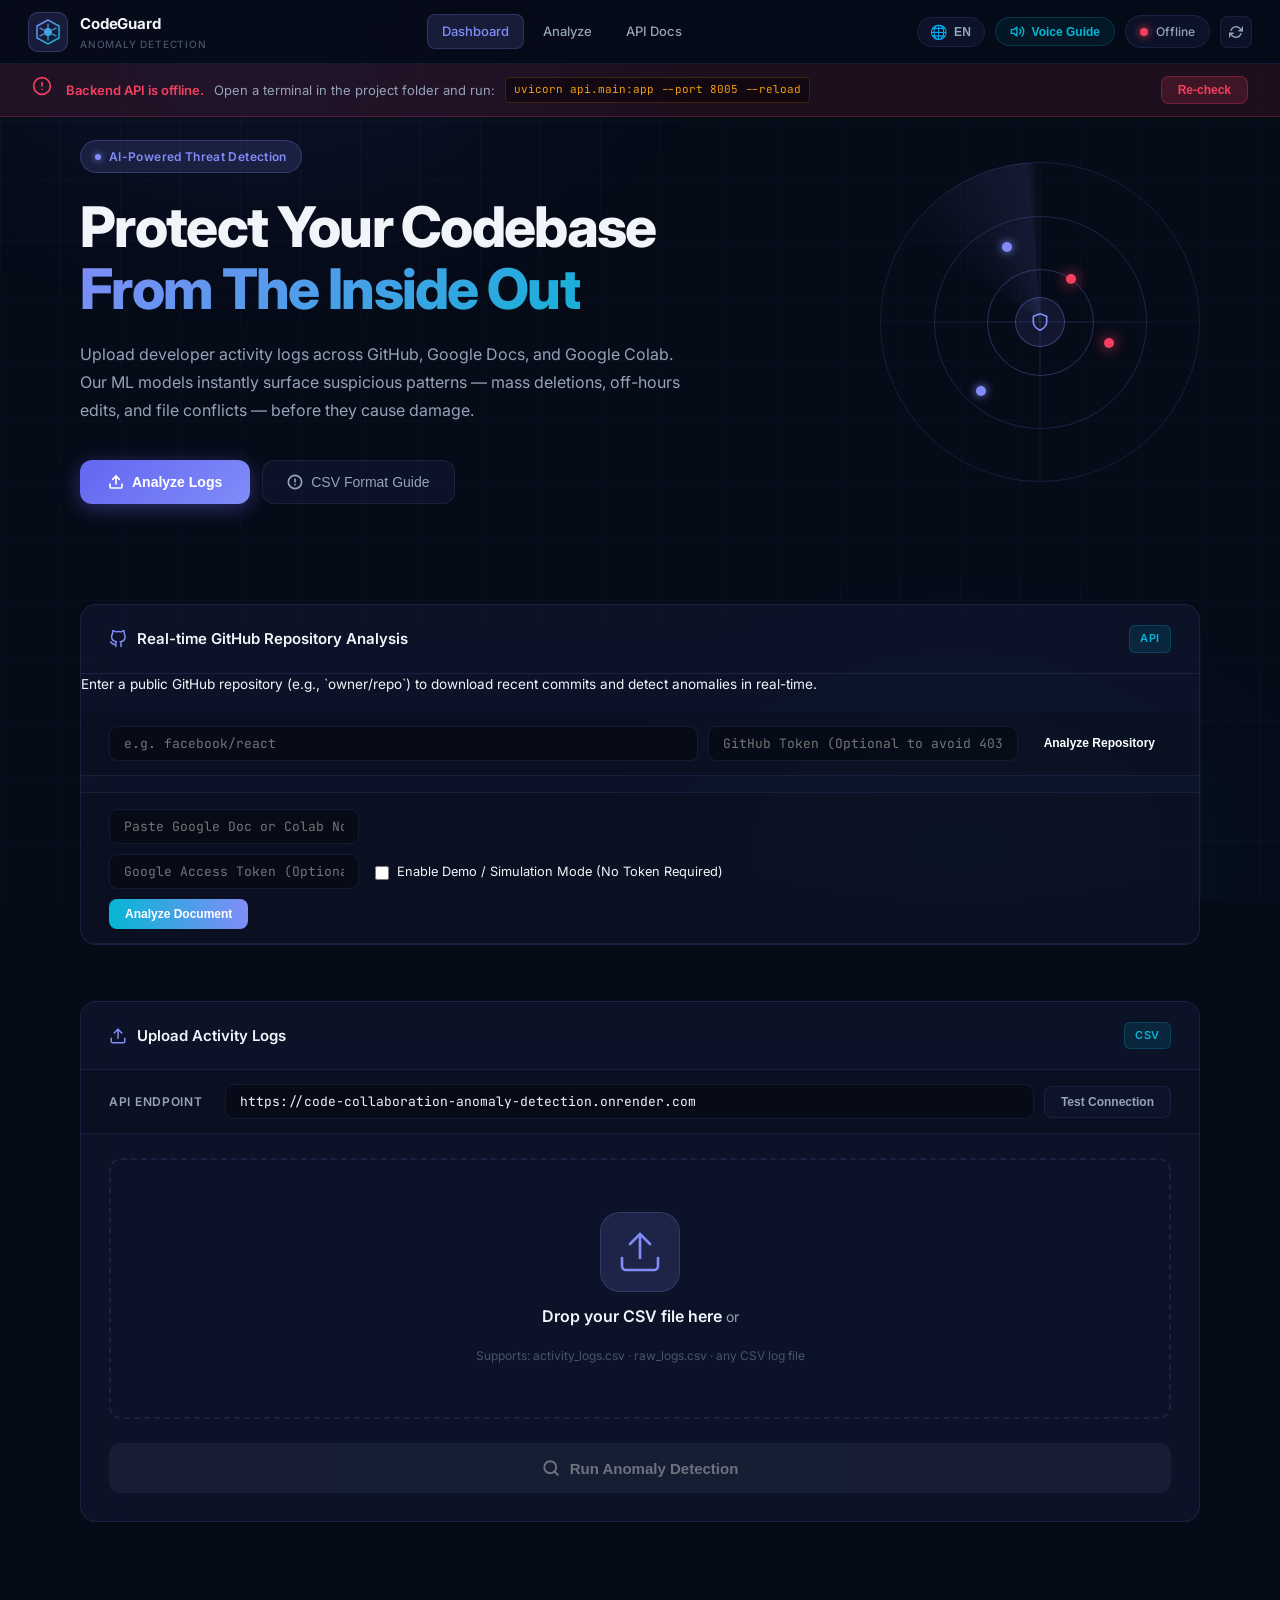
<file: frontend/index.html>
<!DOCTYPE html>
<html lang="en">
<head>
  <meta charset="UTF-8" />
  <meta name="viewport" content="width=device-width, initial-scale=1.0" />
  <title>CodeGuard — Anomaly Detection Platform</title>
  <meta name="description" content="Real-time code collaboration anomaly detection. Monitor developer activity, detect suspicious patterns, protect your codebase." />
  <link rel="preconnect" href="https://fonts.googleapis.com" />
  <link rel="preconnect" href="https://fonts.gstatic.com" crossorigin />
  <link href="https://fonts.googleapis.com/css2?family=Inter:wght@300;400;500;600;700;800&family=JetBrains+Mono:wght@400;500;600&display=swap" rel="stylesheet" />
  <link rel="stylesheet" href="style.css" />
</head>
<body>

  <div class="bg-canvas" id="bgCanvas"></div>

  <!-- ===== NAVBAR ===== -->
  <nav class="navbar" id="navbar">
    <div class="nav-brand">
      <div class="brand-icon">
        <svg width="28" height="28" viewBox="0 0 28 28" fill="none">
          <path d="M14 2L3 8v12l11 6 11-6V8L14 2z" stroke="url(#brandGrad)" stroke-width="1.5" fill="none"/>
          <circle cx="14" cy="14" r="4" fill="url(#brandGrad)"/>
          <path d="M14 6v4M14 18v4M6 10l3.5 2M18.5 16l3.5 2M6 18l3.5-2M18.5 12l3.5-2" stroke="url(#brandGrad)" stroke-width="1.2" stroke-linecap="round"/>
          <defs>
            <linearGradient id="brandGrad" x1="3" y1="2" x2="25" y2="26" gradientUnits="userSpaceOnUse">
              <stop stop-color="#818cf8"/><stop offset="1" stop-color="#06b6d4"/>
            </linearGradient>
          </defs>
        </svg>
      </div>
      <div class="brand-text">
        <span class="brand-name">CodeGuard</span>
        <span class="brand-sub" data-i18n="brandSub">Anomaly Detection</span>
      </div>
    </div>

    <div class="nav-center">
      <a href="#" class="nav-link active" id="navDashboard" data-i18n="navDashboard">Dashboard</a>
      <a href="#" class="nav-link" id="navAnalyze" data-i18n="navAnalyze">Analyze</a>
      <a href="#" class="nav-link" id="navDocs" data-i18n="navDocs">API Docs</a>
    </div>

    <div class="nav-right">
      <!-- Language Toggle -->
      <button class="lang-toggle" id="langToggle" title="Switch Language">
        <span class="lang-icon">🌐</span>
        <span id="langLabel">EN</span>
      </button>

      <!-- Voice Guide Button -->
      <button class="voice-btn" id="voiceBtn" title="Audio Guide">
        <svg id="voiceIcon" width="15" height="15" viewBox="0 0 24 24" fill="none" stroke="currentColor" stroke-width="2.2" stroke-linecap="round" stroke-linejoin="round">
          <polygon points="11 5 6 9 2 9 2 15 6 15 11 19 11 5"/>
          <path d="M19.07 4.93a10 10 0 0 1 0 14.14"/>
          <path d="M15.54 8.46a5 5 0 0 1 0 7.07"/>
        </svg>
        <span data-i18n="voiceGuide">Voice Guide</span>
      </button>

      <div class="health-badge" id="healthBadge">
        <span class="health-dot" id="healthDot"></span>
        <span class="health-label" id="healthLabel" data-i18n="checking">Checking...</span>
      </div>
      <button class="btn-refresh" id="btnRefreshHealth" title="Refresh health">
        <svg width="14" height="14" viewBox="0 0 24 24" fill="none" stroke="currentColor" stroke-width="2.5" stroke-linecap="round" stroke-linejoin="round">
          <polyline points="23 4 23 10 17 10"/><polyline points="1 20 1 14 7 14"/>
          <path d="M3.51 9a9 9 0 0 1 14.85-3.36L23 10M1 14l4.64 4.36A9 9 0 0 0 20.49 15"/>
        </svg>
      </button>

      <!-- Mobile Menu Toggle -->
      <button class="nav-toggle-btn" id="navToggleBtn" title="Toggle Navigation">
        <svg width="18" height="18" viewBox="0 0 24 24" fill="none" stroke="currentColor" stroke-width="2.5" stroke-linecap="round" stroke-linejoin="round">
          <line x1="3" y1="12" x2="21" y2="12"></line>
          <line x1="3" y1="6" x2="21" y2="6"></line>
          <line x1="3" y1="18" x2="21" y2="18"></line>
        </svg>
      </button>
    </div>
  </nav>

  <!-- ===== MOBILE NAV DRAWER ===== -->
  <div class="mobile-menu-drawer" id="mobileMenuDrawer">
    <div class="mobile-menu-inner">
      <div class="mobile-menu-header">
        <span class="mobile-menu-title">Navigation</span>
        <button class="mobile-menu-close" id="mobileMenuClose">✕</button>
      </div>
      <div class="mobile-menu-links">
        <a href="#" class="mobile-nav-link active" id="mobDashboard" data-i18n="navDashboard">Dashboard</a>
        <a href="#" class="mobile-nav-link" id="mobAnalyze" data-i18n="navAnalyze">Analyze</a>
        <a href="#" class="mobile-nav-link" id="mobDocs" data-i18n="navDocs">API Docs</a>
      </div>
    </div>
  </div>


  <!-- ===== BACKEND OFFLINE BANNER ===== -->
  <div class="offline-banner hidden" id="offlineBanner">
    <div class="offline-inner">
      <div class="offline-icon">
        <svg width="20" height="20" viewBox="0 0 24 24" fill="none" stroke="currentColor" stroke-width="2" stroke-linecap="round" stroke-linejoin="round">
          <circle cx="12" cy="12" r="10"/><line x1="12" y1="8" x2="12" y2="12"/><line x1="12" y1="16" x2="12.01" y2="16"/>
        </svg>
      </div>
      <div class="offline-text">
        <strong data-i18n="offlineTitle">Backend API is offline.</strong>
        <span data-i18n="offlineDesc">Open a terminal in the project folder and run:</span>
        <code>uvicorn api.main:app --port 8005 --reload</code>
      </div>
      <button class="btn-recheck" id="btnRecheck" data-i18n="recheck">Re-check</button>
    </div>
  </div>

  <!-- ===== HERO ===== -->
  <section class="hero" id="heroSection">
    <div class="hero-content">
      <div class="hero-badge">
        <span class="pulse-dot"></span>
        <span data-i18n="heroBadge">AI-Powered Threat Detection</span>
      </div>
      <h1 class="hero-title">
        <span data-i18n="heroLine1">Protect Your Codebase</span><br/>
        <span class="gradient-text" data-i18n="heroLine2">From The Inside Out</span>
      </h1>
      <p class="hero-desc" data-i18n="heroDesc">
        Upload developer activity logs and our ML models instantly surface suspicious patterns —
        mass deletions, off-hours commits, and file conflicts — before they cause damage.
      </p>
      <div class="hero-actions">
        <button class="btn-primary" id="heroAnalyzeBtn">
          <svg width="16" height="16" viewBox="0 0 24 24" fill="none" stroke="currentColor" stroke-width="2.5" stroke-linecap="round" stroke-linejoin="round"><path d="M21 15v4a2 2 0 0 1-2 2H5a2 2 0 0 1-2-2v-4"/><polyline points="17 8 12 3 7 8"/><line x1="12" y1="3" x2="12" y2="15"/></svg>
          <span data-i18n="heroAnalyzeBtn">Analyze Logs</span>
        </button>
        <button class="btn-ghost" id="heroLearnBtn">
          <svg width="16" height="16" viewBox="0 0 24 24" fill="none" stroke="currentColor" stroke-width="2.5" stroke-linecap="round" stroke-linejoin="round"><circle cx="12" cy="12" r="10"/><line x1="12" y1="8" x2="12" y2="12"/><line x1="12" y1="16" x2="12.01" y2="16"/></svg>
          <span data-i18n="heroLearnBtn">CSV Format Guide</span>
        </button>
      </div>
    </div>
    <div class="hero-visual">
      <div class="threat-radar">
        <div class="radar-ring r1"></div>
        <div class="radar-ring r2"></div>
        <div class="radar-ring r3"></div>
        <div class="radar-sweep"></div>
        <div class="radar-blip b1"></div>
        <div class="radar-blip b2 critical"></div>
        <div class="radar-blip b3"></div>
        <div class="radar-blip b4 critical"></div>
        <div class="radar-center">
          <svg width="20" height="20" viewBox="0 0 24 24" fill="none" stroke="#818cf8" stroke-width="2" stroke-linecap="round" stroke-linejoin="round"><path d="M12 22s8-4 8-10V5l-8-3-8 3v7c0 6 8 10 8 10z"/></svg>
        </div>
      </div>
    </div>
  </section>

  <!-- ===== MAIN CONTENT ===== -->
  <main class="main-content">

    <!-- Stats Row -->
    <div class="stats-row hidden" id="statsRow">
      <div class="stat-card">
        <div class="stat-icon blue">
          <svg width="20" height="20" viewBox="0 0 24 24" fill="none" stroke="currentColor" stroke-width="2" stroke-linecap="round" stroke-linejoin="round"><line x1="8" y1="6" x2="21" y2="6"/><line x1="8" y1="12" x2="21" y2="12"/><line x1="8" y1="18" x2="21" y2="18"/><line x1="3" y1="6" x2="3.01" y2="6"/><line x1="3" y1="12" x2="3.01" y2="12"/><line x1="3" y1="18" x2="3.01" y2="18"/></svg>
        </div>
        <div class="stat-info">
          <span class="stat-value" id="svTotal">0</span>
          <span class="stat-label" data-i18n="statTotal">Logs Processed</span>
        </div>
      </div>
      <div class="stat-card">
        <div class="stat-icon purple">
          <svg width="20" height="20" viewBox="0 0 24 24" fill="none" stroke="currentColor" stroke-width="2" stroke-linecap="round" stroke-linejoin="round"><path d="M10.29 3.86L1.82 18a2 2 0 0 0 1.71 3h16.94a2 2 0 0 0 1.71-3L13.71 3.86a2 2 0 0 0-3.42 0z"/><line x1="12" y1="9" x2="12" y2="13"/><line x1="12" y1="17" x2="12.01" y2="17"/></svg>
        </div>
        <div class="stat-info">
          <span class="stat-value" id="svAnomalies">0</span>
          <span class="stat-label" data-i18n="statAnomalies">Anomalies Found</span>
        </div>
      </div>
      <div class="stat-card">
        <div class="stat-icon red">
          <svg width="20" height="20" viewBox="0 0 24 24" fill="none" stroke="currentColor" stroke-width="2" stroke-linecap="round" stroke-linejoin="round"><circle cx="12" cy="12" r="10"/><line x1="12" y1="8" x2="12" y2="12"/><line x1="12" y1="16" x2="12.01" y2="16"/></svg>
        </div>
        <div class="stat-info">
          <span class="stat-value" id="svCritical">0</span>
          <span class="stat-label" data-i18n="statCritical">Critical Alerts</span>
        </div>
      </div>
      <div class="stat-card">
        <div class="stat-icon amber">
          <svg width="20" height="20" viewBox="0 0 24 24" fill="none" stroke="currentColor" stroke-width="2" stroke-linecap="round" stroke-linejoin="round"><path d="M12 22s8-4 8-10V5l-8-3-8 3v7c0 6 8 10 8 10z"/></svg>
        </div>
        <div class="stat-info">
          <span class="stat-value" id="svWarning">0</span>
          <span class="stat-label" data-i18n="statWarning">Warnings</span>
        </div>
      </div>
      <div class="stat-card">
        <div class="stat-icon green">
          <svg width="20" height="20" viewBox="0 0 24 24" fill="none" stroke="currentColor" stroke-width="2" stroke-linecap="round" stroke-linejoin="round"><polyline points="20 6 9 17 4 12"/></svg>
        </div>
        <div class="stat-info">
          <span class="stat-value" id="svClean">0</span>
          <span class="stat-label" data-i18n="statClean">Clean Logs</span>
        </div>
      </div>
    </div>
    <!-- GitHub Repo Panel -->
    <div class="upload-panel" id="githubPanel" style="margin-bottom: 2rem;">
      <div class="panel-header">
        <div class="panel-title">
          <svg width="18" height="18" viewBox="0 0 24 24" fill="none" stroke="currentColor" stroke-width="2" stroke-linecap="round" stroke-linejoin="round">
            <path d="M9 19c-5 1.5-5-2.5-7-3m14 6v-3.87a3.37 3.37 0 0 0-.94-2.61c3.14-.35 6.44-1.54 6.44-7A5.44 5.44 0 0 0 20 4.77 5.07 5.07 0 0 0 19.91 1S18.73.65 16 2.48a13.38 13.38 0 0 0-7 0C6.27.65 5.09 1 5.09 1A5.07 5.07 0 0 0 5 4.77a5.44 5.44 0 0 0-1.5 3.78c0 5.42 3.3 6.61 6.44 7A3.37 3.37 0 0 0 9 18.13V22"></path>
          </svg>
          <span data-i18n="githubTitle">Real-time GitHub Repository Analysis</span>
        </div>
        <div class="panel-badge">API</div>
      </div>
      <p style="color: var(--text-secondary); font-size: 0.85rem; margin-bottom: 1rem;">
        Enter a public GitHub repository (e.g., `owner/repo`) to download recent commits and detect anomalies in real-time.
      </p>
      <div class="config-row" style="margin-bottom: 0;">
        <div class="config-input-wrap" style="width: 100%; gap: 10px; flex-wrap: wrap;">
          <input type="text" id="githubRepoName" class="config-input" value="" placeholder="e.g. facebook/react" style="flex: 2; min-width: 200px;" />
          <input type="password" id="githubToken" class="config-input" placeholder="GitHub Token (Optional to avoid 403)" style="flex: 1; min-width: 180px;" />
          <button class="btn-test" id="btnAnalyzeGithub" style="background: linear-gradient(to right, var(--accent-blue), var(--accent-purple)); border: none; color: white; flex-shrink: 0;">Analyze Repository</button>
        </div>
      </div>
      <div class="config-row" style="margin-bottom: 0; border-top: 1px solid var(--border); padding-top: 1rem; margin-top: 1rem;">
        <div class="config-input-wrap" style="width: 100%; gap: 10px; flex-wrap: wrap;">
          <input type="text" id="googleDocUrl" class="config-input" placeholder="Paste Google Doc or Colab Notebook Link (e.g., https://docs.google.com/document/d/...)" style="flex: 2; min-width: 250px;" />
          <input type="password" id="googleToken" class="config-input" placeholder="Google Access Token (Optional)" style="flex: 1; min-width: 180px;" />
          <button class="btn-test" id="btnAnalyzeGoogleDoc" style="background: linear-gradient(to right, var(--cyan), var(--primary)); border: none; color: white; flex-shrink: 0;">Analyze Document</button>
        </div>
        <div style="margin-top: 0.5rem; display: flex; align-items: center; gap: 8px; width: 100%;">
          <input type="checkbox" id="googleDocDemoMode" style="cursor: pointer; width: 14px; height: 14px;" />
          <label for="googleDocDemoMode" style="font-size: 0.8rem; color: var(--text-secondary); cursor: pointer; user-select: none;">Enable Demo / Simulation Mode (No Token Required)</label>
        </div>
      </div>
    </div>

    <!-- Upload Panel -->
    <div class="upload-panel" id="uploadPanel">
      <div class="panel-header">
        <div class="panel-title">
          <svg width="18" height="18" viewBox="0 0 24 24" fill="none" stroke="currentColor" stroke-width="2" stroke-linecap="round" stroke-linejoin="round"><path d="M21 15v4a2 2 0 0 1-2 2H5a2 2 0 0 1-2-2v-4"/><polyline points="17 8 12 3 7 8"/><line x1="12" y1="3" x2="12" y2="15"/></svg>
          <span data-i18n="uploadTitle">Upload Activity Logs</span>
        </div>
        <div class="panel-badge">CSV</div>
      </div>

      <div class="config-row">
        <label class="config-label" for="apiEndpoint" data-i18n="configLabel">API Endpoint</label>
        <div class="config-input-wrap">
          <input type="text" id="apiEndpoint" class="config-input" value="https://code-collaboration-anomaly-detection.onrender.com" placeholder="https://code-collaboration-anomaly-detection.onrender.com" />
          <button class="btn-test" id="btnTestEndpoint" data-i18n="testConn">Test Connection</button>
        </div>
      </div>

      <div class="drop-zone" id="dropZone">
        <div class="drop-zone-inner">
          <div class="drop-icon" id="dropIcon">
            <svg width="48" height="48" viewBox="0 0 24 24" fill="none" stroke="currentColor" stroke-width="1.3" stroke-linecap="round" stroke-linejoin="round"><path d="M21 15v4a2 2 0 0 1-2 2H5a2 2 0 0 1-2-2v-4"/><polyline points="17 8 12 3 7 8"/><line x1="12" y1="3" x2="12" y2="15"/></svg>
          </div>
          <div class="drop-text">
            <span class="drop-main" data-i18n="dropMain">Drop your CSV file here</span>
            <span class="drop-sub" data-i18n="dropSub">or <label for="fileInput" class="drop-browse" data-i18n="dropBrowse">browse to upload</label></span>
          </div>
          <div class="drop-hint" data-i18n="dropHint">Supports: activity_logs.csv · raw_logs.csv · any CSV log file</div>
        </div>
        <input type="file" id="fileInput" accept=".csv" style="display:none;" />
      </div>

      <div class="file-info hidden" id="fileInfo">
        <div class="file-icon-wrap">
          <svg width="24" height="24" viewBox="0 0 24 24" fill="none" stroke="#818cf8" stroke-width="2" stroke-linecap="round" stroke-linejoin="round"><path d="M14 2H6a2 2 0 0 0-2 2v16a2 2 0 0 0 2 2h12a2 2 0 0 0 2-2V8z"/><polyline points="14 2 14 8 20 8"/></svg>
        </div>
        <div class="file-meta">
          <span class="file-name" id="fileName">–</span>
          <span class="file-size" id="fileSize">–</span>
        </div>
        <button class="file-remove" id="btnRemoveFile" title="Remove file">
          <svg width="14" height="14" viewBox="0 0 24 24" fill="none" stroke="currentColor" stroke-width="2.5" stroke-linecap="round" stroke-linejoin="round"><line x1="18" y1="6" x2="6" y2="18"/><line x1="6" y1="6" x2="18" y2="18"/></svg>
        </button>
      </div>

      <button class="btn-analyze" id="btnAnalyze" disabled>
        <span class="btn-analyze-inner" id="btnAnalyzeInner">
          <svg width="18" height="18" viewBox="0 0 24 24" fill="none" stroke="currentColor" stroke-width="2.5" stroke-linecap="round" stroke-linejoin="round"><circle cx="11" cy="11" r="8"/><line x1="21" y1="21" x2="16.65" y2="16.65"/></svg>
          <span data-i18n="analyzeBtn">Run Anomaly Detection</span>
        </span>
        <span class="btn-analyze-loading hidden" id="btnAnalyzeLoading">
          <span class="spinner"></span>
          <span data-i18n="analyzing">Analyzing...</span>
        </span>
      </button>
    </div>

    <!-- Results Panel -->
    <div class="results-panel hidden" id="resultsPanel">
      <div class="panel-header results-header" style="flex-wrap: wrap; gap: 1rem; height: auto; padding: 1.5rem;">
        <div class="panel-title">
          <svg width="18" height="18" viewBox="0 0 24 24" fill="none" stroke="currentColor" stroke-width="2" stroke-linecap="round" stroke-linejoin="round"><path d="M10.29 3.86L1.82 18a2 2 0 0 0 1.71 3h16.94a2 2 0 0 0 1.71-3L13.71 3.86a2 2 0 0 0-3.42 0z"/><line x1="12" y1="9" x2="12" y2="13"/><line x1="12" y1="17" x2="12.01" y2="17"/></svg>
          <span data-i18n="reportTitle">Anomaly Report</span>
        </div>
        <div class="results-actions" style="flex-wrap: wrap; gap: 0.75rem; justify-content: flex-start; width: 100%;">
          <div class="filter-tabs" id="filterTabs">
            <button class="filter-tab active" data-filter="all" data-i18n="filterAll">All</button>
            <button class="filter-tab" data-filter="Critical" data-i18n="filterCritical">Critical</button>
            <button class="filter-tab" data-filter="Warning" data-i18n="filterWarning">Warning</button>
          </div>
          <div class="filter-tabs" id="platformFilterTabs">
            <button class="filter-tab active" data-platform="all">All Platforms</button>
            <button class="filter-tab" data-platform="GitHub">GitHub</button>
            <button class="filter-tab" data-platform="Google Docs">Google Docs</button>
            <button class="filter-tab" data-platform="Google Colab">Google Colab</button>
          </div>
          <button class="btn-export" id="btnExport" style="margin-left: auto;">
            <svg width="14" height="14" viewBox="0 0 24 24" fill="none" stroke="currentColor" stroke-width="2.5" stroke-linecap="round" stroke-linejoin="round"><path d="M21 15v4a2 2 0 0 1-2 2H5a2 2 0 0 1-2-2v-4"/><polyline points="7 10 12 15 17 10"/><line x1="12" y1="15" x2="12" y2="3"/></svg>
            <span data-i18n="exportBtn">Export JSON</span>
          </button>
        </div>
      </div>
      <div class="empty-results hidden" id="emptyResults">
        <div class="empty-icon">
          <svg width="56" height="56" viewBox="0 0 24 24" fill="none" stroke="currentColor" stroke-width="1.2" stroke-linecap="round" stroke-linejoin="round"><polyline points="20 6 9 17 4 12"/></svg>
        </div>
        <h3 data-i18n="allClear">All Clear!</h3>
        <p data-i18n="noneFound">No anomalies detected in the uploaded logs.</p>
      </div>
      <div class="results-list" id="resultsList"></div>
      <div class="results-footer" id="resultsFooter">
        <span class="results-count" id="resultsCount"></span>
        <div class="pagination" id="pagination"></div>
      </div>
    </div>

    <!-- Timeline Panel -->
    <div class="timeline-panel hidden" id="timelinePanel">
      <div class="panel-header">
        <div class="panel-title">
          <svg width="18" height="18" viewBox="0 0 24 24" fill="none" stroke="currentColor" stroke-width="2" stroke-linecap="round" stroke-linejoin="round"><circle cx="12" cy="12" r="10"/><polyline points="12 6 12 12 16 14"/></svg>
          <span data-i18n="timelineTitle">Anomaly Timeline</span>
        </div>
      </div>
      <div class="timeline" id="timeline"></div>
    </div>

  </main>

  <!-- ===== VOICE GUIDE PANEL ===== -->
  <div class="voice-panel hidden" id="voicePanel">
    <div class="voice-panel-header">
      <div class="voice-panel-title">
        <svg width="16" height="16" viewBox="0 0 24 24" fill="none" stroke="currentColor" stroke-width="2" stroke-linecap="round" stroke-linejoin="round"><polygon points="11 5 6 9 2 9 2 15 6 15 11 19 11 5"/><path d="M19.07 4.93a10 10 0 0 1 0 14.14"/><path d="M15.54 8.46a5 5 0 0 1 0 7.07"/></svg>
        <span data-i18n="audioGuideTitle">Audio Guide</span>
      </div>
      <button class="voice-panel-close" id="voicePanelClose">✕</button>
    </div>
    <div class="voice-panel-body">
      <p class="voice-script" id="voiceScript"></p>
      <div class="voice-controls">
        <button class="btn-play" id="btnPlay">
          <svg id="playIcon" width="16" height="16" viewBox="0 0 24 24" fill="currentColor"><polygon points="5 3 19 12 5 21 5 3"/></svg>
          <span id="playLabel" data-i18n="play">Play</span>
        </button>
        <button class="btn-stop" id="btnStop">
          <svg width="16" height="16" viewBox="0 0 24 24" fill="currentColor"><rect x="3" y="3" width="18" height="18" rx="2"/></svg>
          <span data-i18n="stop">Stop</span>
        </button>
        <div class="voice-speed">
          <label data-i18n="speed">Speed</label>
          <select id="voiceSpeed">
            <option value="0.7" data-i18n="slow">Slow</option>
            <option value="1" selected data-i18n="normal">Normal</option>
            <option value="1.3" data-i18n="fast">Fast</option>
          </select>
        </div>
      </div>
    </div>
  </div>

  <!-- ===== TOAST ===== -->
  <div class="toast-container" id="toastContainer"></div>

  <!-- ===== MODAL (CSV format) ===== -->
  <div class="modal-overlay hidden" id="modalOverlay">
    <div class="modal">
      <button class="modal-close" id="modalClose">
        <svg width="16" height="16" viewBox="0 0 24 24" fill="none" stroke="currentColor" stroke-width="2.5" stroke-linecap="round" stroke-linejoin="round"><line x1="18" y1="6" x2="6" y2="18"/><line x1="6" y1="6" x2="18" y2="18"/></svg>
      </button>
      <h2 class="modal-title" data-i18n="modalTitle">Expected CSV Format</h2>
      <p class="modal-desc" data-i18n="modalDesc">Your CSV file should have the following columns:</p>
      <div class="csv-schema">
        <div class="schema-row header">
          <span data-i18n="colColumn">Column</span><span data-i18n="colType">Type</span><span data-i18n="colDesc">Description</span>
        </div>
        <div class="schema-row"><span class="col-name">timestamp</span><span class="col-type">datetime</span><span data-i18n="schemaTimestamp">ISO datetime of the activity</span></div>
        <div class="schema-row"><span class="col-name">developer_id</span><span class="col-type">integer</span><span data-i18n="schemaDev">Unique ID of the developer</span></div>
        <div class="schema-row"><span class="col-name">file_id</span><span class="col-type">integer</span><span data-i18n="schemaFile">Unique ID of the file touched</span></div>
        <div class="schema-row"><span class="col-name">action_type</span><span class="col-type">string</span><span data-i18n="schemaAction">MODIFY / CREATE / DELETE</span></div>
        <div class="schema-row"><span class="col-name">lines_added</span><span class="col-type">integer</span><span data-i18n="schemaAdded">Number of lines added</span></div>
        <div class="schema-row"><span class="col-name">lines_deleted</span><span class="col-type">integer</span><span data-i18n="schemaDeleted">Number of lines deleted</span></div>
      </div>
      <div class="modal-tip">
        <svg width="14" height="14" viewBox="0 0 24 24" fill="none" stroke="currentColor" stroke-width="2" stroke-linecap="round" stroke-linejoin="round"><circle cx="12" cy="12" r="10"/><line x1="12" y1="8" x2="12" y2="12"/><line x1="12" y1="16" x2="12.01" y2="16"/></svg>
        <span data-i18n="modalTip">Run <code>data_simulator.py</code> then <code>export_to_csv()</code> to generate a sample file.</span>
      </div>
    </div>
  </div>

  <script src="app.js"></script>
</body>
</html>
</file>
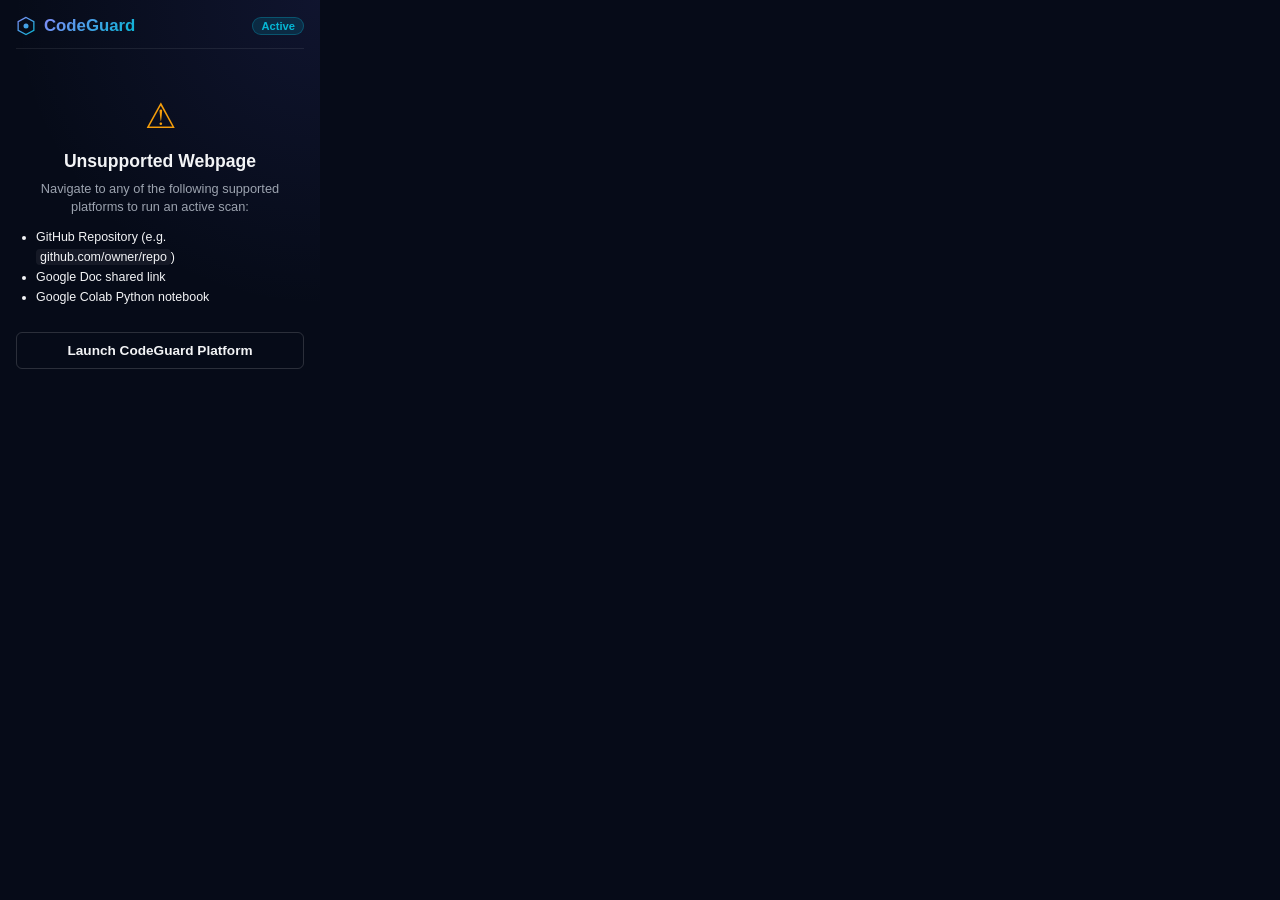
<file: chrome-extension/popup.html>
<!DOCTYPE html>
<html lang="en">
<head>
  <meta charset="UTF-8">
  <meta name="viewport" content="width=device-width, initial-scale=1.0">
  <title>CodeGuard Scanner</title>
  <link rel="stylesheet" href="popup.css">
</head>
<body>
  <div class="extension-container">
    <!-- ===== HEADER ===== -->
    <header class="header">
      <div class="logo">
        <svg width="20" height="20" viewBox="0 0 28 28" fill="none">
          <path d="M14 2L3 8v12l11 6 11-6V8L14 2z" stroke="url(#logoGrad)" stroke-width="1.8" fill="none"/>
          <circle cx="14" cy="14" r="3.5" fill="url(#logoGrad)"/>
          <defs>
            <linearGradient id="logoGrad" x1="3" y1="2" x2="25" y2="26" gradientUnits="userSpaceOnUse">
              <stop stop-color="#818cf8"/><stop offset="1" stop-color="#06b6d4"/>
            </linearGradient>
          </defs>
        </svg>
        <span class="logo-text">CodeGuard</span>
      </div>
      <div class="status-badge" id="statusBadge">Active</div>
    </header>

    <!-- ===== LOADING SCREEN ===== -->
    <div class="view-panel" id="viewLoading">
      <div class="scanner-wrap">
        <div class="scanner-circle"></div>
        <div class="scanner-line"></div>
      </div>
      <h3 class="loading-title">Analyzing Active Tab...</h3>
      <p class="loading-desc">Inspecting code files and changes for security leaks or suspicious command scripts.</p>
    </div>

    <!-- ===== RESULTS SCREEN ===== -->
    <div class="view-panel hidden" id="viewResults">
      <div class="results-stats">
        <div class="stat-bubble critical">
          <span class="bubble-num" id="statCrit">0</span>
          <span class="bubble-label">Critical</span>
        </div>
        <div class="stat-bubble warning">
          <span class="bubble-num" id="statWarn">0</span>
          <span class="bubble-label">Warning</span>
        </div>
      </div>

      <div class="all-clear hidden" id="allClear">
        <div class="clear-icon">✓</div>
        <h3>No Threats Found!</h3>
        <p>This document is clean of API keys, credential exposures, and shell exploits.</p>
      </div>

      <div class="anomalies-list" id="anomaliesList">
        <!-- Rendered dynamically -->
      </div>

      <button class="btn-primary" id="btnDashboard">Open Main Dashboard</button>
    </div>

    <!-- ===== FALLBACK SCREEN ===== -->
    <div class="view-panel hidden" id="viewFallback">
      <div class="fallback-icon">⚠</div>
      <h3 class="fallback-title">Unsupported Webpage</h3>
      <p class="fallback-desc">Navigate to any of the following supported platforms to run an active scan:</p>
      <ul class="fallback-list">
        <li>GitHub Repository (e.g. <code>github.com/owner/repo</code>)</li>
        <li>Google Doc shared link</li>
        <li>Google Colab Python notebook</li>
      </ul>
      <button class="btn-ghost" id="btnOpenDashboardFallback">Launch CodeGuard Platform</button>
    </div>
  </div>
  <script src="popup.js"></script>
</body>
</html>
</file>
<file: frontend/style.css>
/* ============================================================
   CodeGuard — style.css  (Bilingual + Voice Edition)
   ============================================================ */

*, *::before, *::after { box-sizing: border-box; margin: 0; padding: 0; }

:root {
  --bg-deep:     #060b18;
  --bg-mid:      #0c1428;
  --bg-card:     rgba(16, 24, 48, 0.7);
  --bg-card-hov: rgba(22, 34, 66, 0.85);
  --border:      rgba(129, 140, 248, 0.12);
  --border-hov:  rgba(129, 140, 248, 0.30);
  --primary:     #818cf8;
  --primary-dim: rgba(129, 140, 248, 0.15);
  --cyan:        #06b6d4;
  --cyan-dim:    rgba(6, 182, 212, 0.12);
  --red:         #f43f5e;
  --red-dim:     rgba(244, 63, 94, 0.15);
  --amber:       #f59e0b;
  --amber-dim:   rgba(245, 158, 11, 0.15);
  --green:       #10b981;
  --green-dim:   rgba(16, 185, 129, 0.12);
  --text-hi:     #f1f5f9;
  --text-md:     #94a3b8;
  --text-lo:     #475569;
  --radius-sm:   8px;
  --radius-md:   12px;
  --radius-lg:   16px;
  --radius-xl:   24px;
  --shadow-card: 0 4px 24px rgba(0,0,0,0.5);
  --transition:  all 0.2s cubic-bezier(0.4, 0, 0.2, 1);
}

html { scroll-behavior: smooth; overflow-x: hidden; }
body {
  font-family: 'Inter', system-ui, sans-serif;
  background: var(--bg-deep);
  color: var(--text-hi);
  min-height: 100vh;
  overflow-x: hidden;
  line-height: 1.6;
}

/* ── Background ── */
.bg-canvas {
  position: fixed; inset: 0; z-index: 0; pointer-events: none; overflow: hidden;
}
.bg-canvas::before {
  content: ''; position: absolute; top: -40%; left: -20%; width: 80%; height: 80%;
  background: radial-gradient(ellipse, rgba(99,102,241,0.08) 0%, transparent 65%);
  animation: driftA 18s ease-in-out infinite alternate;
}
.bg-canvas::after {
  content: ''; position: absolute; bottom: -30%; right: -10%; width: 70%; height: 70%;
  background: radial-gradient(ellipse, rgba(6,182,212,0.06) 0%, transparent 65%);
  animation: driftB 22s ease-in-out infinite alternate;
}
.grid-overlay {
  position: absolute; inset: 0;
  background-image: linear-gradient(rgba(129,140,248,0.03) 1px,transparent 1px),
                    linear-gradient(90deg,rgba(129,140,248,0.03) 1px,transparent 1px);
  background-size: 60px 60px;
}
@keyframes driftA { from{transform:translate(0,0) scale(1)} to{transform:translate(8%,5%) scale(1.1)} }
@keyframes driftB { from{transform:translate(0,0) scale(1)} to{transform:translate(-6%,-4%) scale(1.08)} }

/* ── Navbar ── */
.navbar {
  position: fixed; top: 0; left: 0; right: 0; z-index: 100;
  height: 64px; display: flex; align-items: center; justify-content: space-between;
  padding: 0 28px;
  background: rgba(6,11,24,0.88);
  backdrop-filter: blur(20px);
  border-bottom: 1px solid var(--border);
  transition: var(--transition);
}
.nav-brand { display: flex; align-items: center; gap: 12px; }
.brand-icon {
  width: 40px; height: 40px; display: flex; align-items: center; justify-content: center;
  background: var(--primary-dim); border: 1px solid rgba(129,140,248,0.25); border-radius: 10px;
}
.brand-text { display: flex; flex-direction: column; }
.brand-name { font-size: 15px; font-weight: 700; letter-spacing: -0.01em; }
.brand-sub  { font-size: 10px; font-weight: 500; color: var(--text-lo); letter-spacing: 0.08em; text-transform: uppercase; }

.nav-center { display: flex; align-items: center; gap: 4px; }
.nav-link {
  padding: 6px 14px; border-radius: 8px; font-size: 13px; font-weight: 500;
  color: var(--text-md); text-decoration: none; cursor: pointer;
  border: 1px solid transparent; transition: var(--transition);
}
.nav-link:hover { color: var(--text-hi); background: var(--primary-dim); border-color: var(--border-hov); }
.nav-link.active { color: var(--primary); background: var(--primary-dim); border-color: rgba(129,140,248,0.2); }

.nav-right { display: flex; align-items: center; gap: 10px; }

/* Language Toggle */
.lang-toggle {
  display: flex; align-items: center; gap: 6px;
  padding: 6px 12px; border-radius: 20px;
  background: var(--bg-card); border: 1px solid var(--border);
  color: var(--text-md); font-size: 12px; font-weight: 700;
  cursor: pointer; transition: var(--transition);
  letter-spacing: 0.04em;
}
.lang-toggle:hover { color: var(--primary); border-color: rgba(129,140,248,0.35); background: var(--primary-dim); }
.lang-icon { font-size: 14px; }

/* Voice Button */
.voice-btn {
  display: flex; align-items: center; gap: 7px;
  padding: 6px 14px; border-radius: 20px;
  background: rgba(6,182,212,0.08); border: 1px solid rgba(6,182,212,0.2);
  color: var(--cyan); font-size: 12px; font-weight: 600;
  cursor: pointer; transition: var(--transition);
}
.voice-btn:hover { background: rgba(6,182,212,0.18); box-shadow: 0 0 18px rgba(6,182,212,0.2); }
.voice-btn.speaking { animation: voicePulse 1s ease infinite; }
@keyframes voicePulse {
  0%,100% { box-shadow: 0 0 8px rgba(6,182,212,0.3); }
  50%      { box-shadow: 0 0 22px rgba(6,182,212,0.6); }
}

/* Health badge */
.health-badge {
  display: flex; align-items: center; gap: 8px;
  padding: 6px 14px; border-radius: 20px;
  background: var(--bg-card); border: 1px solid var(--border);
  font-size: 12px; font-weight: 500; color: var(--text-md);
}
.health-dot { width: 8px; height: 8px; border-radius: 50%; background: var(--text-lo); transition: var(--transition); }
.health-dot.online  { background: var(--green); box-shadow: 0 0 8px var(--green); animation: pulseDot 2s ease infinite; }
.health-dot.offline { background: var(--red);   box-shadow: 0 0 8px var(--red); }
.health-dot.warning { background: var(--amber);  box-shadow: 0 0 8px var(--amber); }
@keyframes pulseDot { 0%,100%{box-shadow:0 0 6px var(--green)} 50%{box-shadow:0 0 14px var(--green)} }
.btn-refresh {
  width: 32px; height: 32px; display: flex; align-items: center; justify-content: center;
  border-radius: 8px; background: var(--bg-card); border: 1px solid var(--border);
  color: var(--text-md); cursor: pointer; transition: var(--transition);
}
.btn-refresh:hover { color: var(--primary); border-color: var(--border-hov); background: var(--primary-dim); }

/* ── Offline Banner ── */
.offline-banner {
  position: fixed; top: 64px; left: 0; right: 0; z-index: 90;
  background: rgba(244,63,94,0.1);
  border-bottom: 1px solid rgba(244,63,94,0.25);
  padding: 12px 32px;
  backdrop-filter: blur(12px);
  animation: slideDown 0.4s ease;
}
@keyframes slideDown { from{transform:translateY(-100%);opacity:0} to{transform:translateY(0);opacity:1} }
.offline-inner {
  display: flex; align-items: center; gap: 14px;
  max-width: 1400px; margin: 0 auto; flex-wrap: wrap;
}
.offline-icon { color: var(--red); flex-shrink: 0; }
.offline-text { flex: 1; font-size: 13px; color: var(--text-md); display: flex; align-items: center; gap: 10px; flex-wrap: wrap; }
.offline-text strong { color: var(--red); font-weight: 600; }
.offline-text code {
  font-family: 'JetBrains Mono', monospace; font-size: 11px;
  background: rgba(0,0,0,0.4); padding: 3px 8px; border-radius: 5px;
  color: var(--amber); border: 1px solid rgba(245,158,11,0.2);
}
.btn-recheck {
  padding: 6px 16px; border-radius: 8px; font-size: 12px; font-weight: 600;
  background: var(--red-dim); border: 1px solid rgba(244,63,94,0.3); color: var(--red);
  cursor: pointer; transition: var(--transition); white-space: nowrap; flex-shrink: 0;
}
.btn-recheck:hover { background: rgba(244,63,94,0.25); }

/* ── Hero ── */
.hero {
  position: relative; z-index: 1;
  padding: 140px 80px 80px;
  display: flex; align-items: center; justify-content: space-between;
  gap: 60px; max-width: 1400px; margin: 0 auto;
}
.hero-content { flex: 1; max-width: 600px; }
.hero-badge {
  display: inline-flex; align-items: center; gap: 8px;
  padding: 6px 14px; border-radius: 20px;
  background: var(--primary-dim); border: 1px solid rgba(129,140,248,0.25);
  font-size: 12px; font-weight: 600; color: var(--primary);
  letter-spacing: 0.03em; margin-bottom: 24px;
}
.pulse-dot {
  width: 6px; height: 6px; border-radius: 50%; background: var(--primary);
  animation: pulseDot2 1.5s ease infinite; box-shadow: 0 0 6px var(--primary);
}
@keyframes pulseDot2 { 0%,100%{opacity:1} 50%{opacity:0.4} }
.hero-title {
  font-size: clamp(34px, 5vw, 56px); font-weight: 800;
  line-height: 1.1; letter-spacing: -0.03em; margin-bottom: 20px;
}
.gradient-text {
  background: linear-gradient(135deg, #818cf8 0%, #06b6d4 60%, #818cf8 100%);
  background-size: 200% auto;
  -webkit-background-clip: text; -webkit-text-fill-color: transparent;
  background-clip: text; animation: shimmer 4s linear infinite;
}
@keyframes shimmer { to{background-position:200% center} }
.hero-desc { font-size: 16px; line-height: 1.75; color: var(--text-md); margin-bottom: 36px; }
.hero-actions { display: flex; gap: 12px; flex-wrap: wrap; }
.btn-primary {
  display: inline-flex; align-items: center; gap: 8px; padding: 13px 28px;
  border-radius: 12px; background: linear-gradient(135deg,#6366f1,#818cf8);
  border: none; color: #fff; font-size: 14px; font-weight: 600;
  cursor: pointer; transition: var(--transition); box-shadow: 0 4px 20px rgba(99,102,241,0.4);
}
.btn-primary:hover { transform: translateY(-2px); box-shadow: 0 8px 28px rgba(99,102,241,0.55); }
.btn-ghost {
  display: inline-flex; align-items: center; gap: 8px; padding: 13px 24px;
  border-radius: 12px; background: var(--bg-card); border: 1px solid var(--border);
  color: var(--text-md); font-size: 14px; font-weight: 500; cursor: pointer; transition: var(--transition);
}
.btn-ghost:hover { color: var(--text-hi); border-color: var(--border-hov); transform: translateY(-2px); }

/* Radar */
.hero-visual { flex-shrink: 0; display: flex; align-items: center; justify-content: center; }
.threat-radar { position: relative; width: 320px; height: 320px; display: flex; align-items: center; justify-content: center; }
.radar-ring { position: absolute; border-radius: 50%; border: 1px solid rgba(129,140,248,0.15); }
.r1 { width:320px; height:320px; }
.r2 { width:213px; height:213px; border-color:rgba(129,140,248,0.2); }
.r3 { width:107px; height:107px; border-color:rgba(129,140,248,0.3); }
.radar-ring::before { content:''; position:absolute; top:50%; left:0; width:100%; height:1px; background:rgba(129,140,248,0.07); transform:translateY(-50%); }
.radar-ring::after  { content:''; position:absolute; left:50%; top:0; height:100%; width:1px; background:rgba(129,140,248,0.07); transform:translateX(-50%); }
.radar-sweep { position:absolute; width:320px; height:320px; border-radius:50%; background:conic-gradient(transparent 300deg,rgba(129,140,248,0.12) 355deg,transparent 360deg); animation:sweep 3s linear infinite; }
@keyframes sweep { to{transform:rotate(360deg)} }
.radar-blip { position:absolute; width:10px; height:10px; border-radius:50%; background:var(--primary); box-shadow:0 0 10px var(--primary); animation:blipPulse 2s ease infinite; }
.radar-blip.critical { background:var(--red); box-shadow:0 0 14px var(--red); animation-duration:1.2s; }
.b1{top:25%;left:38%} .b2{top:55%;left:70%} .b3{top:70%;left:30%} .b4{top:35%;left:58%}
@keyframes blipPulse { 0%,100%{transform:scale(1);opacity:1} 50%{transform:scale(1.6);opacity:0.5} }
.radar-center { position:relative; z-index:2; width:50px; height:50px; border-radius:50%; background:rgba(129,140,248,0.1); border:1px solid rgba(129,140,248,0.35); display:flex; align-items:center; justify-content:center; }

/* ── Main Content ── */
.main-content {
  position: relative; z-index: 1;
  max-width: 1400px; margin: 0 auto;
  padding: 20px 80px 80px;
  display: flex; flex-direction: column; gap: 24px;
}

/* Stats */
.stats-row { display: grid; grid-template-columns: repeat(5,1fr); gap: 16px; }
.stat-card {
  display: flex; align-items: center; gap: 14px; padding: 20px 22px;
  background: var(--bg-card); border: 1px solid var(--border);
  border-radius: var(--radius-md); backdrop-filter: blur(16px);
  transition: var(--transition); animation: slideUp 0.5s ease both;
}
.stat-card:hover { border-color: var(--border-hov); transform: translateY(-2px); }
.stat-icon { width:42px; height:42px; display:flex; align-items:center; justify-content:center; border-radius:10px; flex-shrink:0; }
.stat-icon.blue   { background:var(--cyan-dim);    color:var(--cyan);    border:1px solid rgba(6,182,212,0.2); }
.stat-icon.purple { background:var(--primary-dim); color:var(--primary); border:1px solid rgba(129,140,248,0.2); }
.stat-icon.red    { background:var(--red-dim);     color:var(--red);     border:1px solid rgba(244,63,94,0.2); }
.stat-icon.amber  { background:var(--amber-dim);   color:var(--amber);   border:1px solid rgba(245,158,11,0.2); }
.stat-icon.green  { background:var(--green-dim);   color:var(--green);   border:1px solid rgba(16,185,129,0.2); }
.stat-info { display:flex; flex-direction:column; }
.stat-value { font-size:26px; font-weight:700; letter-spacing:-0.02em; line-height:1; font-family:'JetBrains Mono',monospace; }
.stat-label { font-size:11px; color:var(--text-lo); font-weight:500; text-transform:uppercase; letter-spacing:0.06em; margin-top:4px; }

/* Panels */
.upload-panel, .results-panel, .timeline-panel {
  background: var(--bg-card); border: 1px solid var(--border);
  border-radius: var(--radius-lg); backdrop-filter: blur(20px); overflow: hidden;
}
.panel-header {
  display:flex; align-items:center; justify-content:space-between;
  padding: 20px 28px; border-bottom: 1px solid var(--border);
}
.panel-title { display:flex; align-items:center; gap:10px; font-size:15px; font-weight:600; }
.panel-title svg { color: var(--primary); }
.panel-badge { padding:4px 10px; border-radius:6px; background:var(--cyan-dim); border:1px solid rgba(6,182,212,0.2); color:var(--cyan); font-size:11px; font-weight:600; text-transform:uppercase; letter-spacing:0.05em; }

/* Config row */
.config-row { display:flex; align-items:center; gap:16px; padding:14px 28px; border-bottom:1px solid var(--border); background:rgba(0,0,0,0.15); }
.config-label { font-size:12px; font-weight:600; color:var(--text-md); white-space:nowrap; text-transform:uppercase; letter-spacing:0.06em; min-width:100px; }
.config-input-wrap { display:flex; align-items:center; gap:10px; flex:1; }
.config-input {
  flex:1; padding:8px 14px; background:rgba(0,0,0,0.3);
  border:1px solid var(--border); border-radius:8px; color:var(--text-hi);
  font-size:13px; font-family:'JetBrains Mono',monospace; transition:var(--transition);
}
.config-input:focus { outline:none; border-color:var(--primary); box-shadow:0 0 0 3px rgba(129,140,248,0.1); }
.btn-test { padding:8px 16px; border-radius:8px; background:var(--bg-card); border:1px solid var(--border); color:var(--text-md); font-size:12px; font-weight:600; cursor:pointer; transition:var(--transition); white-space:nowrap; }
.btn-test:hover { color:var(--cyan); border-color:rgba(6,182,212,0.4); background:var(--cyan-dim); }

/* Drop Zone */
.drop-zone {
  margin:24px 28px; border:2px dashed var(--border); border-radius:var(--radius-md);
  padding:52px 32px; text-align:center; cursor:pointer; transition:var(--transition); position:relative;
}
.drop-zone:hover, .drop-zone.drag-over { border-color:var(--primary); background:var(--primary-dim); }
.drop-zone-inner { display:flex; flex-direction:column; align-items:center; gap:12px; pointer-events:none; }
.drop-icon { width:80px; height:80px; display:flex; align-items:center; justify-content:center; background:var(--primary-dim); border:1px solid rgba(129,140,248,0.2); border-radius:20px; color:var(--primary); transition:var(--transition); }
.drop-zone:hover .drop-icon { transform:translateY(-4px); box-shadow:0 0 20px rgba(129,140,248,0.25); }
.drop-main { font-size:16px; font-weight:600; }
.drop-sub  { font-size:14px; color:var(--text-md); }
.drop-browse { color:var(--primary); cursor:pointer; text-decoration:underline; text-underline-offset:3px; pointer-events:all; font-weight:600; }
.drop-hint { font-size:12px; color:var(--text-lo); margin-top:4px; }

/* File Info */
.file-info {
  display:flex; align-items:center; gap:14px; margin:-8px 28px 16px;
  padding:14px 18px; background:rgba(16,185,129,0.06); border:1px solid rgba(16,185,129,0.18); border-radius:8px;
  animation:slideUp 0.3s ease;
}
.file-meta { display:flex; flex-direction:column; flex:1; }
.file-name { font-size:13px; font-weight:600; font-family:'JetBrains Mono',monospace; }
.file-size { font-size:11px; color:var(--text-md); margin-top:2px; }
.file-remove { width:28px; height:28px; display:flex; align-items:center; justify-content:center; border-radius:6px; background:transparent; border:1px solid transparent; color:var(--text-lo); cursor:pointer; transition:var(--transition); }
.file-remove:hover { color:var(--red); border-color:rgba(244,63,94,0.3); background:var(--red-dim); }

/* Analyze Button */
.btn-analyze {
  display:block; width:calc(100% - 56px); margin:0 28px 28px; padding:16px; border-radius:12px;
  background:linear-gradient(135deg,#6366f1,#818cf8,#06b6d4); background-size:200% auto;
  border:none; color:#fff; font-size:15px; font-weight:700; cursor:pointer; transition:var(--transition);
}
.btn-analyze:not(:disabled):hover { background-position:right center; transform:translateY(-2px); box-shadow:0 8px 32px rgba(99,102,241,0.5); }
.btn-analyze:disabled { opacity:0.4; cursor:not-allowed; background:rgba(100,116,139,0.3); }
.btn-analyze-inner, .btn-analyze-loading { display:flex; align-items:center; justify-content:center; gap:10px; }
.spinner { width:18px; height:18px; border:2px solid rgba(255,255,255,0.25); border-top-color:#fff; border-radius:50%; animation:spin 0.7s linear infinite; }
@keyframes spin { to{transform:rotate(360deg)} }

/* Results */
.results-header { padding:20px 28px; flex-wrap:wrap; gap:12px; }
.results-actions { display:flex; align-items:center; gap:12px; }
.filter-tabs { display:flex; gap:4px; }
.filter-tab { padding:6px 14px; border-radius:8px; background:transparent; border:1px solid var(--border); color:var(--text-md); font-size:12px; font-weight:600; cursor:pointer; transition:var(--transition); text-transform:uppercase; letter-spacing:0.05em; }
.filter-tab:hover { color:var(--text-hi); border-color:var(--border-hov); }
.filter-tab.active { background:var(--primary-dim); border-color:rgba(129,140,248,0.4); color:var(--primary); }
.btn-export { display:flex; align-items:center; gap:6px; padding:7px 14px; border-radius:8px; background:var(--cyan-dim); border:1px solid rgba(6,182,212,0.25); color:var(--cyan); font-size:12px; font-weight:600; cursor:pointer; transition:var(--transition); }
.btn-export:hover { background:rgba(6,182,212,0.2); }

/* Empty State */
.empty-results { padding:80px 32px; text-align:center; display:flex; flex-direction:column; align-items:center; gap:16px; }
.empty-icon { width:80px; height:80px; display:flex; align-items:center; justify-content:center; border-radius:50%; background:var(--green-dim); border:1px solid rgba(16,185,129,0.25); color:var(--green); }

/* Anomaly Card */
.results-list { padding:16px 28px; display:flex; flex-direction:column; gap:12px; }
.anomaly-card {
  display:flex; align-items:flex-start; gap:16px; padding:20px;
  background:rgba(255,255,255,0.02); border:1px solid var(--border); border-radius:var(--radius-md);
  transition:var(--transition); animation:slideUp 0.4s ease both; position:relative; overflow:hidden;
}
.anomaly-card::before { content:''; position:absolute; left:0; top:0; bottom:0; width:3px; background:var(--primary); border-radius:2px 0 0 2px; }
.anomaly-card.Critical::before { background:var(--red); }
.anomaly-card.Warning::before  { background:var(--amber); }
.anomaly-card:hover { border-color:var(--border-hov); background:var(--bg-card-hov); transform:translateX(4px); }
.anomaly-severity-icon { width:40px; height:40px; display:flex; align-items:center; justify-content:center; border-radius:10px; flex-shrink:0; }
.anomaly-card.Critical .anomaly-severity-icon { background:var(--red-dim);   color:var(--red);   border:1px solid rgba(244,63,94,0.2); }
.anomaly-card.Warning  .anomaly-severity-icon { background:var(--amber-dim); color:var(--amber); border:1px solid rgba(245,158,11,0.2); }
.anomaly-body { flex:1; min-width:0; }
.anomaly-top { display:flex; align-items:center; gap:10px; margin-bottom:8px; flex-wrap:wrap; }
.severity-badge { padding:3px 10px; border-radius:6px; font-size:10px; font-weight:700; text-transform:uppercase; letter-spacing:0.08em; }
.severity-badge.Critical { background:var(--red-dim);   color:var(--red);   border:1px solid rgba(244,63,94,0.25); }
.severity-badge.Warning  { background:var(--amber-dim); color:var(--amber); border:1px solid rgba(245,158,11,0.25); }
.platform-badge { display:inline-flex; align-items:center; padding:3px 8px; border-radius:6px; font-size:10px; font-weight:700; text-transform:uppercase; letter-spacing:0.08em; border:1px solid transparent; }
.platform-badge.github { background:rgba(15, 23, 42, 0.6); color:#f8fafc; border-color:rgba(148, 163, 184, 0.2); }
.platform-badge.google-docs { background:rgba(37, 99, 235, 0.15); color:#60a5fa; border-color:rgba(37, 99, 235, 0.25); }
.platform-badge.google-colab { background:rgba(245, 158, 11, 0.15); color:#fb923c; border-color:rgba(245, 158, 11, 0.25); }
.anomaly-desc { font-size:14px; font-weight:600; }
.anomaly-meta { display:flex; flex-wrap:wrap; gap:16px; margin-top:8px; }
.meta-item { display:flex; align-items:center; gap:6px; font-size:12px; color:var(--text-md); }
.meta-item .mono { font-family:'JetBrains Mono',monospace; font-size:11px; }
.anomaly-timestamp { font-size:11px; color:var(--text-lo); font-family:'JetBrains Mono',monospace; white-space:nowrap; flex-shrink:0; align-self:flex-start; margin-top:2px; }

/* Results Footer */
.results-footer { display:flex; align-items:center; justify-content:space-between; padding:16px 28px; border-top:1px solid var(--border); }
.results-count { font-size:12px; color:var(--text-lo); }
.pagination { display:flex; gap:6px; }
.page-btn { width:32px; height:32px; display:flex; align-items:center; justify-content:center; border-radius:8px; background:var(--bg-card); border:1px solid var(--border); color:var(--text-md); font-size:13px; font-weight:600; cursor:pointer; transition:var(--transition); }
.page-btn:hover { color:var(--primary); border-color:rgba(129,140,248,0.35); }
.page-btn.active { background:var(--primary-dim); border-color:rgba(129,140,248,0.4); color:var(--primary); }

/* Timeline */
.timeline { padding:24px 28px; }
.tl-item { display:flex; gap:16px; padding-bottom:24px; position:relative; animation:slideUp 0.5s ease both; }
.tl-item:not(:last-child)::before { content:''; position:absolute; left:19px; top:40px; width:2px; height:calc(100% - 16px); background:linear-gradient(to bottom,rgba(129,140,248,0.2),transparent); }
.tl-dot { width:40px; height:40px; border-radius:50%; display:flex; align-items:center; justify-content:center; flex-shrink:0; z-index:1; }
.tl-dot.Critical { background:var(--red-dim);   border:2px solid var(--red);   color:var(--red); }
.tl-dot.Warning  { background:var(--amber-dim); border:2px solid var(--amber); color:var(--amber); }
.tl-content { flex:1; }
.tl-header { display:flex; align-items:center; gap:10px; margin-bottom:4px; flex-wrap:wrap; }
.tl-time { font-size:11px; color:var(--text-lo); font-family:'JetBrains Mono',monospace; }
.tl-dev  { font-size:13px; font-weight:600; }
.tl-desc { font-size:13px; color:var(--text-md); }

/* ── Voice Panel ── */
.voice-panel {
  position: fixed; bottom: 28px; left: 28px; z-index: 200;
  width: 360px;
  background: var(--bg-mid);
  border: 1px solid rgba(6,182,212,0.25);
  border-radius: var(--radius-lg);
  box-shadow: 0 8px 40px rgba(0,0,0,0.6), 0 0 30px rgba(6,182,212,0.1);
  backdrop-filter: blur(20px);
  overflow: hidden;
  animation: slideUp 0.4s cubic-bezier(0.34,1.56,0.64,1);
}
.voice-panel-header {
  display: flex; align-items: center; justify-content: space-between;
  padding: 14px 18px; border-bottom: 1px solid rgba(6,182,212,0.15);
  background: rgba(6,182,212,0.06);
}
.voice-panel-title {
  display: flex; align-items: center; gap: 8px;
  font-size: 13px; font-weight: 700; color: var(--cyan);
}
.voice-panel-close {
  background: none; border: none; color: var(--text-md);
  cursor: pointer; font-size: 16px; line-height: 1; transition: var(--transition);
}
.voice-panel-close:hover { color: var(--red); }
.voice-panel-body { padding: 18px; }
.voice-script {
  font-size: 13px; line-height: 1.75; color: var(--text-md);
  margin-bottom: 16px; max-height: 140px; overflow-y: auto;
  border-left: 2px solid rgba(6,182,212,0.3); padding-left: 12px;
}
/* Highlighted word during speech */
.voice-script .word-highlight { color: var(--cyan); font-weight: 600; }
.voice-controls { display: flex; align-items: center; gap: 10px; }
.btn-play, .btn-stop {
  display: flex; align-items: center; gap: 6px; padding: 8px 16px;
  border-radius: 8px; font-size: 12px; font-weight: 600; cursor: pointer; transition: var(--transition);
}
.btn-play { background: var(--cyan-dim); border: 1px solid rgba(6,182,212,0.3); color: var(--cyan); }
.btn-play:hover { background: rgba(6,182,212,0.2); }
.btn-play.playing { background: rgba(6,182,212,0.25); animation: voicePulse 1s ease infinite; }
.btn-stop { background: var(--red-dim); border: 1px solid rgba(244,63,94,0.25); color: var(--red); }
.btn-stop:hover { background: rgba(244,63,94,0.2); }
.voice-speed { display:flex; align-items:center; gap:6px; margin-left:auto; }
.voice-speed label { font-size:11px; color:var(--text-lo); text-transform:uppercase; letter-spacing:0.05em; }
.voice-speed select {
  background: rgba(0,0,0,0.3); border: 1px solid var(--border); border-radius:6px;
  color: var(--text-hi); font-size:12px; padding:4px 8px; cursor:pointer;
}
.voice-speed select:focus { outline:none; border-color:var(--cyan); }

/* ── Toast ── */
.toast-container { position:fixed; bottom:28px; right:28px; z-index:1000; display:flex; flex-direction:column; gap:10px; }
.toast {
  display:flex; align-items:center; gap:12px; padding:14px 18px; border-radius:12px;
  background:var(--bg-card); border:1px solid var(--border); backdrop-filter:blur(20px);
  box-shadow:var(--shadow-card); font-size:13px; color:var(--text-hi);
  animation:toastIn 0.3s cubic-bezier(0.34,1.56,0.64,1); min-width:280px; max-width:380px;
}
.toast.success { border-color:rgba(16,185,129,0.3); }
.toast.error   { border-color:rgba(244,63,94,0.3); }
.toast.info    { border-color:rgba(129,140,248,0.3); }
.toast-icon { width:28px; height:28px; border-radius:8px; display:flex; align-items:center; justify-content:center; flex-shrink:0; }
.toast.success .toast-icon { background:var(--green-dim); color:var(--green); }
.toast.error   .toast-icon { background:var(--red-dim);   color:var(--red); }
.toast.info    .toast-icon { background:var(--primary-dim); color:var(--primary); }
.toast-msg { flex:1; }
.toast-close { color:var(--text-lo); cursor:pointer; background:none; border:none; font-size:16px; line-height:1; transition:var(--transition); }
.toast-close:hover { color:var(--text-hi); }
@keyframes toastIn { from{opacity:0;transform:translateX(100%) scale(0.9)} to{opacity:1;transform:translateX(0) scale(1)} }

/* ── Modal ── */
.modal-overlay {
  position:fixed; inset:0; z-index:300; background:rgba(0,0,0,0.7);
  backdrop-filter:blur(8px); display:flex; align-items:center; justify-content:center; animation:fadeIn 0.2s ease;
}
.modal { position:relative; background:var(--bg-mid); border:1px solid var(--border); border-radius:var(--radius-xl); padding:36px; max-width:560px; width:90%; box-shadow:0 24px 60px rgba(0,0,0,0.6); animation:slideUp 0.3s cubic-bezier(0.34,1.56,0.64,1); }
.modal-close { position:absolute; top:16px; right:16px; width:32px; height:32px; display:flex; align-items:center; justify-content:center; border-radius:8px; background:var(--bg-card); border:1px solid var(--border); color:var(--text-md); cursor:pointer; transition:var(--transition); }
.modal-close:hover { color:var(--red); border-color:rgba(244,63,94,0.3); }
.modal-title { font-size:20px; font-weight:700; margin-bottom:8px; }
.modal-desc  { font-size:14px; color:var(--text-md); margin-bottom:24px; }
.csv-schema { border-radius:10px; overflow:hidden; border:1px solid var(--border); }
.schema-row { display:grid; grid-template-columns:1.4fr 0.8fr 2fr; gap:12px; padding:10px 16px; border-bottom:1px solid var(--border); font-size:13px; align-items:center; }
.schema-row:last-child { border-bottom:none; }
.schema-row.header { background:rgba(129,140,248,0.08); font-size:11px; font-weight:700; color:var(--text-lo); text-transform:uppercase; letter-spacing:0.06em; }
.col-name { font-family:'JetBrains Mono',monospace; color:var(--primary); font-size:12px; font-weight:600; }
.col-type { font-family:'JetBrains Mono',monospace; color:var(--cyan); font-size:11px; }
.modal-tip { display:flex; align-items:flex-start; gap:8px; margin-top:16px; padding:12px 14px; background:var(--primary-dim); border:1px solid rgba(129,140,248,0.2); border-radius:8px; font-size:12px; color:var(--text-md); line-height:1.6; }
.modal-tip svg { flex-shrink:0; color:var(--primary); margin-top:1px; }
.modal-tip code { font-family:'JetBrains Mono',monospace; background:rgba(0,0,0,0.3); padding:1px 5px; border-radius:4px; color:var(--primary); font-size:11px; }

/* ── Utilities ── */
.hidden { display:none !important; }
@keyframes slideUp { from{opacity:0;transform:translateY(16px)} to{opacity:1;transform:translateY(0)} }
@keyframes fadeIn  { from{opacity:0} to{opacity:1} }

/* Scrollbar */
::-webkit-scrollbar { width:6px; height:6px; }
::-webkit-scrollbar-track { background:var(--bg-deep); }
::-webkit-scrollbar-thumb { background:rgba(129,140,248,0.2); border-radius:6px; }
::-webkit-scrollbar-thumb:hover { background:rgba(129,140,248,0.4); }

/* ── Mobile Menu Toggle Button ── */
.nav-toggle-btn {
  display: none;
  width: 36px;
  height: 36px;
  align-items: center;
  justify-content: center;
  border-radius: 8px;
  background: var(--bg-card);
  border: 1px solid var(--border);
  color: var(--text-md);
  cursor: pointer;
  transition: var(--transition);
}
.nav-toggle-btn:hover {
  color: var(--primary);
  border-color: var(--border-hov);
  background: var(--primary-dim);
}

/* ── Mobile Menu Drawer ── */
.mobile-menu-drawer {
  position: fixed;
  top: 0;
  right: -100%;
  width: 300px;
  height: 100vh;
  z-index: 200;
  background: rgba(6, 11, 24, 0.85);
  backdrop-filter: blur(24px);
  -webkit-backdrop-filter: blur(24px);
  border-left: 1px solid var(--border);
  box-shadow: -10px 0 40px rgba(0, 0, 0, 0.6);
  transition: right 0.4s cubic-bezier(0.4, 0, 0.2, 1);
}
.mobile-menu-drawer.open {
  right: 0;
}
.mobile-menu-inner {
  display: flex;
  flex-direction: column;
  height: 100%;
  padding: 24px;
}
.mobile-menu-header {
  display: flex;
  align-items: center;
  justify-content: space-between;
  margin-bottom: 32px;
  padding-bottom: 16px;
  border-bottom: 1px solid var(--border);
}
.mobile-menu-title {
  font-size: 14px;
  font-weight: 700;
  color: var(--text-hi);
  letter-spacing: 0.05em;
  text-transform: uppercase;
}
.mobile-menu-close {
  background: none;
  border: none;
  color: var(--text-md);
  cursor: pointer;
  font-size: 20px;
  transition: var(--transition);
}
.mobile-menu-close:hover {
  color: var(--red);
}
.mobile-menu-links {
  display: flex;
  flex-direction: column;
  gap: 12px;
}
.mobile-nav-link {
  display: block;
  padding: 12px 16px;
  border-radius: 8px;
  font-size: 15px;
  font-weight: 600;
  color: var(--text-md);
  text-decoration: none;
  border: 1px solid transparent;
  transition: var(--transition);
}
.mobile-nav-link:hover {
  color: var(--text-hi);
  background: var(--primary-dim);
  border-color: var(--border-hov);
}
.mobile-nav-link.active {
  color: var(--primary);
  background: var(--primary-dim);
  border-color: rgba(129, 140, 248, 0.2);
}

/* ── Responsive media queries ── */
@media (max-width: 1024px) {
  .hero { padding: 120px 40px 60px; }
  .hero-visual { display: none; }
  .main-content { padding: 20px 40px 60px; }
  .stats-row { grid-template-columns: repeat(3, 1fr); }
}

@media (max-width: 768px) {
  .navbar { padding: 0 16px; gap: 8px; }
  .nav-center { display: none; }
  .nav-toggle-btn { display: flex; }
  .voice-btn span { display: none; }
  .nav-right { gap: 8px; }
  
  .hero { padding: 100px 24px 48px; }
  .hero-title { font-size: 32px; }
  .hero-desc { font-size: 15px; }
  
  .main-content { padding: 16px 16px 60px; }
  .stats-row { grid-template-columns: repeat(2, 1fr); }
  
  .voice-panel { left: 16px; right: 16px; width: auto; bottom: 16px; }
  
  .panel-header { flex-direction: column; align-items: flex-start; gap: 12px; padding: 16px; }
  
  .config-row {
    padding: 12px 16px;
    flex-direction: column;
    align-items: stretch;
    gap: 12px;
  }
  .config-label {
    min-width: unset;
  }
  .upload-panel, .results-panel, .timeline-panel {
    overflow-x: auto;
    -webkit-overflow-scrolling: touch;
  }
  
  /* Horizontal Scrolling for Filters */
  .results-header { padding: 16px; }
  .results-actions { flex-direction: column; align-items: stretch; width: 100%; gap: 12px; }
  .filter-tabs {
    display: flex;
    overflow-x: auto;
    white-space: nowrap;
    -webkit-overflow-scrolling: touch;
    padding-bottom: 6px;
    gap: 6px;
    width: 100%;
  }
  .filter-tabs::-webkit-scrollbar {
    height: 3px;
  }
  .filter-tabs::-webkit-scrollbar-thumb {
    background: rgba(129, 140, 248, 0.15);
    border-radius: 2px;
  }
  .btn-export { margin-left: 0 !important; width: 100%; justify-content: center; }

  /* Panels and zones */
  .drop-zone { margin: 16px; padding: 36px 16px; }
  .file-info { margin: -4px 16px 12px; }
  .btn-analyze { width: calc(100% - 32px); margin: 0 16px 16px; }
  
  /* Anomaly cards stacking layout */
  .results-list { padding: 12px 16px; }
  .anomaly-card { flex-direction: column; align-items: stretch; padding: 16px; }
  .anomaly-severity-icon { margin-bottom: 8px; width: 36px; height: 36px; }
  .anomaly-timestamp { align-self: flex-start; margin-top: 6px; }
  
  .results-footer { padding: 16px; flex-direction: column; gap: 12px; align-items: center; }
  .timeline-panel .panel-header { padding: 16px; }
  .timeline { padding: 16px; }
}

@media (max-width: 576px) {
  .health-label { display: none; }
  .health-badge { padding: 6px 10px; }
  .btn-refresh { display: none; }
}

@media (max-width: 480px) {
  .brand-sub { display: none; }
  .stats-row { grid-template-columns: 1fr; }
  .hero-title { font-size: 26px; }
  .hero-actions .btn-primary, .hero-actions .btn-ghost { width: 100%; justify-content: center; }
  .config-input-wrap { flex-direction: column; align-items: stretch; }
  .config-input-wrap button { width: 100%; justify-content: center; }
  .modal { padding: 24px 16px; }
  .schema-row { grid-template-columns: 1fr; gap: 4px; padding: 10px; }
  .schema-row.header { display: none; }
}

@media (max-width: 400px) {
  #langLabel { display: none; }
  .lang-toggle { padding: 6px 10px; }
}
</file>
<file: chrome-extension/popup.css>
/* ============================================================
   CodeGuard Chrome Extension Stylesheet
   ============================================================ */

:root {
  --bg-dark: rgb(6, 11, 24);
  --bg-card: rgba(17, 25, 40, 0.75);
  --border-color: rgba(255, 255, 255, 0.08);
  --text-primary: #f3f4f6;
  --text-secondary: #9ca3af;
  --accent-blue: #3b82f6;
  --accent-purple: #8b5cf6;
  --accent-cyan: #06b6d4;
  --color-critical: #ef4444;
  --color-warning: #f59e0b;
  --color-success: #10b981;
}

* {
  box-sizing: border-box;
  margin: 0;
  padding: 0;
  font-family: -apple-system, BlinkMacSystemFont, "Segoe UI", Roboto, "Helvetica Neue", Arial, sans-serif;
}

body {
  width: 320px;
  background-color: var(--bg-dark);
  color: var(--text-primary);
  overflow-x: hidden;
}

.extension-container {
  padding: 16px;
  background: radial-gradient(circle at top right, rgba(99, 102, 241, 0.1), transparent 60%);
  display: flex;
  flex-direction: column;
  min-height: 400px;
}

/* ===== HEADER ===== */
.header {
  display: flex;
  justify-content: space-between;
  align-items: center;
  border-bottom: 1px solid var(--border-color);
  padding-bottom: 12px;
  margin-bottom: 16px;
}

.logo {
  display: flex;
  align-items: center;
  gap: 8px;
}

.logo-text {
  font-weight: 700;
  font-size: 1.05rem;
  background: linear-gradient(135deg, #818cf8, #06b6d4);
  -webkit-background-clip: text;
  -webkit-text-fill-color: transparent;
}

.status-badge {
  font-size: 0.7rem;
  font-weight: 600;
  background: rgba(6, 182, 212, 0.15);
  color: var(--accent-cyan);
  padding: 2px 8px;
  border-radius: 9999px;
  border: 1px solid rgba(6, 182, 212, 0.3);
}

/* ===== PANELS ===== */
.view-panel {
  display: flex;
  flex-direction: column;
  align-items: center;
  text-align: center;
  flex: 1;
}

.hidden {
  display: none !important;
}

/* ===== ANIMATED SCANNER ===== */
.scanner-wrap {
  position: relative;
  width: 100px;
  height: 100px;
  margin: 30px 0 20px;
}

.scanner-circle {
  width: 100px;
  height: 100px;
  border-radius: 50%;
  border: 2px solid rgba(6, 182, 212, 0.2);
  position: relative;
  animation: pulse-ring 2s infinite ease-in-out;
}

.scanner-line {
  position: absolute;
  top: 0;
  left: 0;
  width: 100%;
  height: 2px;
  background: linear-gradient(to right, transparent, var(--accent-cyan), transparent);
  animation: scan-vertical 2.2s infinite ease-in-out;
  box-shadow: 0 0 10px var(--accent-cyan);
}

@keyframes pulse-ring {
  0% { transform: scale(0.9); opacity: 0.3; }
  50% { transform: scale(1.05); opacity: 0.8; }
  100% { transform: scale(0.9); opacity: 0.3; }
}

@keyframes scan-vertical {
  0% { top: 0%; }
  50% { top: 100%; }
  100% { top: 0%; }
}

.loading-title {
  font-size: 1.1rem;
  font-weight: 600;
  margin-bottom: 6px;
}

.loading-desc {
  font-size: 0.78rem;
  color: var(--text-secondary);
  line-height: 1.4;
  padding: 0 8px;
}

/* ===== FALLBACK SCREEN ===== */
.fallback-icon {
  font-size: 2.2rem;
  color: var(--color-warning);
  margin: 30px 0 15px;
}

.fallback-title {
  font-size: 1.1rem;
  font-weight: 600;
  margin-bottom: 8px;
}

.fallback-desc {
  font-size: 0.8rem;
  color: var(--text-secondary);
  margin-bottom: 12px;
  line-height: 1.4;
}

.fallback-list {
  text-align: left;
  font-size: 0.78rem;
  color: var(--text-primary);
  margin-bottom: 24px;
  padding-left: 20px;
  line-height: 1.6;
}

.fallback-list code {
  background: rgba(255,255,255,0.06);
  padding: 1px 4px;
  border-radius: 4px;
}

/* ===== RESULTS SCREEN ===== */
.results-stats {
  display: flex;
  gap: 12px;
  width: 100%;
  margin-bottom: 16px;
}

.stat-bubble {
  flex: 1;
  background: var(--bg-card);
  border: 1px solid var(--border-color);
  border-radius: 8px;
  padding: 8px;
  display: flex;
  flex-direction: column;
  align-items: center;
}

.stat-bubble.critical .bubble-num { color: var(--color-critical); }
.stat-bubble.warning .bubble-num { color: var(--color-warning); }

.bubble-num {
  font-size: 1.25rem;
  font-weight: 700;
}

.bubble-label {
  font-size: 0.65rem;
  color: var(--text-secondary);
  text-transform: uppercase;
  letter-spacing: 0.5px;
  margin-top: 2px;
}

.all-clear {
  margin: 25px 0;
}

.clear-icon {
  width: 44px;
  height: 44px;
  border-radius: 50%;
  background: rgba(16, 185, 129, 0.15);
  color: var(--color-success);
  display: flex;
  align-items: center;
  justify-content: center;
  font-size: 1.5rem;
  font-weight: 700;
  margin: 0 auto 12px;
  border: 1px solid rgba(16, 185, 129, 0.3);
}

.anomalies-list {
  width: 100%;
  max-height: 200px;
  overflow-y: auto;
  display: flex;
  flex-direction: column;
  gap: 8px;
  margin-bottom: 16px;
  padding-right: 2px;
}

/* Custom Scrollbar for list */
.anomalies-list::-webkit-scrollbar {
  width: 4px;
}
.anomalies-list::-webkit-scrollbar-track {
  background: transparent;
}
.anomalies-list::-webkit-scrollbar-thumb {
  background: rgba(255,255,255,0.1);
  border-radius: 999px;
}

.anomaly-card {
  width: 100%;
  background: var(--bg-card);
  border-radius: 8px;
  padding: 10px;
  text-align: left;
  border-left: 3px solid;
  border-top: 1px solid var(--border-color);
  border-right: 1px solid var(--border-color);
  border-bottom: 1px solid var(--border-color);
}

.anomaly-card.critical { border-left-color: var(--color-critical); }
.anomaly-card.warning { border-left-color: var(--color-warning); }

.anomaly-meta {
  display: flex;
  justify-content: space-between;
  font-size: 0.65rem;
  color: var(--text-secondary);
  margin-bottom: 4px;
}

.anomaly-desc {
  font-size: 0.76rem;
  line-height: 1.35;
  color: var(--text-primary);
}

/* ===== BUTTONS ===== */
button {
  width: 100%;
  padding: 10px;
  border-radius: 6px;
  font-weight: 600;
  font-size: 0.85rem;
  cursor: pointer;
  transition: all 0.2s ease;
}

.btn-primary {
  background: linear-gradient(135deg, var(--accent-blue), var(--accent-purple));
  color: white;
  border: none;
}

.btn-primary:hover {
  filter: brightness(1.1);
  transform: translateY(-1px);
}

.btn-ghost {
  background: transparent;
  color: var(--text-primary);
  border: 1px solid rgba(255, 255, 255, 0.15);
}

.btn-ghost:hover {
  background: rgba(255, 255, 255, 0.05);
}
</file>
